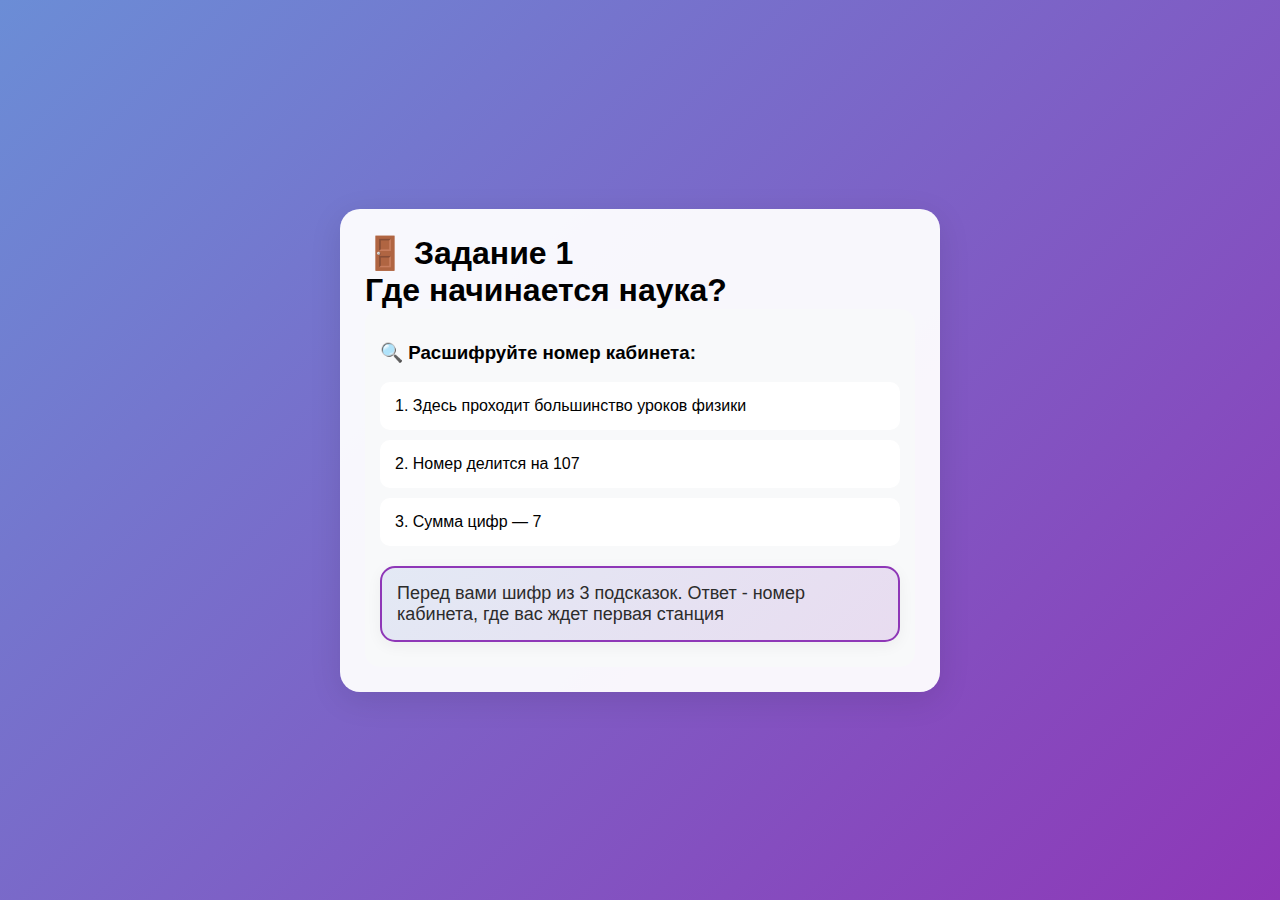
<file: index.html>
<!DOCTYPE html>
<html lang="en">
<head>
    <meta charset="UTF-8">
    <meta name="viewport" content="width=device-width, initial-scale=1.0">
    <title>station №1</title>
    <link rel="stylesheet" href="style.css">
    <link rel="icon" href="emblem.jpg" type="image/jpg">
</head>
<body>
    <div class="center">
        <h1 class="station-title">
             🚪  Задание 1
            <br>Где начинается наука?
        </h1>

        <div class="task">
            <h3>🔍 Расшифруйте номер кабинета:</h3>
            <ul class="hints">
                <li>1. Здесь проходит большинство уроков физики</li>
                <li>2. Номер делится на 107</li>
                <li>3. Сумма цифр — 7</li>
            </ul>
            <div class="plot"> 
                <p >Перед вами шифр из 3 подсказок. Ответ - номер кабинета, где вас ждет первая станция</p>

            </div>
            
        </div>
 
</body>
</html>
</file>
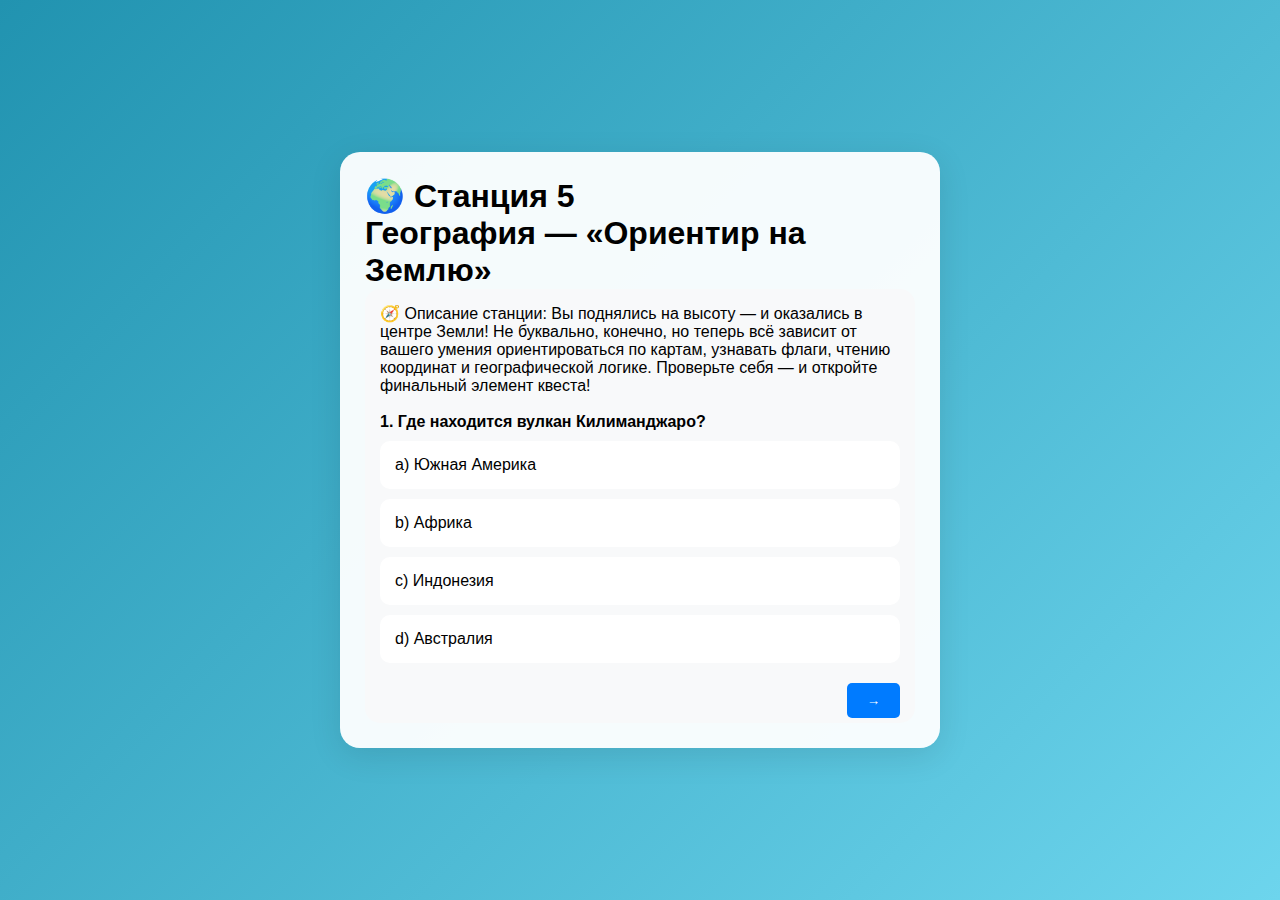
<file: 13station№5.html>
<!DOCTYPE html>
<html lang="ru">
<head>
  <meta charset="UTF-8" />
  <meta name="viewport" content="width=device-width, initial-scale=1.0" />
  <title>Станция 5: География</title>
  <link rel="stylesheet" href="style.css" />
  <link rel="icon" href="emblem.jpg" type="image/jpg" />

</head>
<body style="background: linear-gradient(135deg, #2193b0, #6dd5ed);">
  <div class="center">
    <h1 class="station-title">🌍 Станция 5
        <br>География — «Ориентир на Землю»
    </h1>
    <div class="task">

        <p>
            🧭 Описание станции:
            Вы поднялись на высоту — и оказались в центре Земли! Не буквально, конечно, но теперь всё зависит от вашего умения ориентироваться по картам, узнавать флаги, чтению координат и географической логике. Проверьте себя — и откройте финальный элемент квеста!
            
        </p>
 
        <div class="hint1" id="hint1">
            <h4>1. Где находится вулкан Килиманджаро?</h4>
            <ul>
              <li>a) Южная Америка</li>
              <li>b) Африка</li>
              <li>c) Индонезия</li>
              <li>d) Австралия</li>
            </ul>
            <div class="buttons">
              <span></span>  
              <button class="btn-next" onclick="nextQuestion()">→</button>
            </div>
          </div>
          
          <div class="hint1" id="hint2" style="display:none;">
            <h4>2. Какая страна находится к востоку от Каспийского моря и известна своими пустынями?</h4>
            <ul>
              <li>a) Казахстан</li>
              <li>b) Туркменистан</li>
              <li>c) Индонезия</li>
              <li>d) Австралия</li>
            </ul>
            <div class="buttons">
              <button class="btn-prev" onclick="previousQuestion()">←</button>
              <button class="btn-next" onclick="nextQuestion()">→</button>
            </div>
          </div>
          
          <div class="hint1" id="hint3" style="display:none;">
            <h4>3. Определите по координатам, что за объект:</h4>
            <p style="margin-top: 1.5vh;">📍Координаты: 27°59′17″ с. ш. 86°55′31″ в. д.</p>
            <ul>
              <li>a) Эверест</li>
              <li>b) Килиманджаро</li>
              <li>c) Маунт-Фудзи</li>
              <li>d) Гора Какапо</li>
            </ul>
            <div class="buttons">
              <button class="btn-prev" onclick="previousQuestion()">←</button>
              <span></span>  
            </div>
          </div>
    </div>
 
 
          
    </div>
    <script src="script.js"></script>
</body>
</html>
</file>
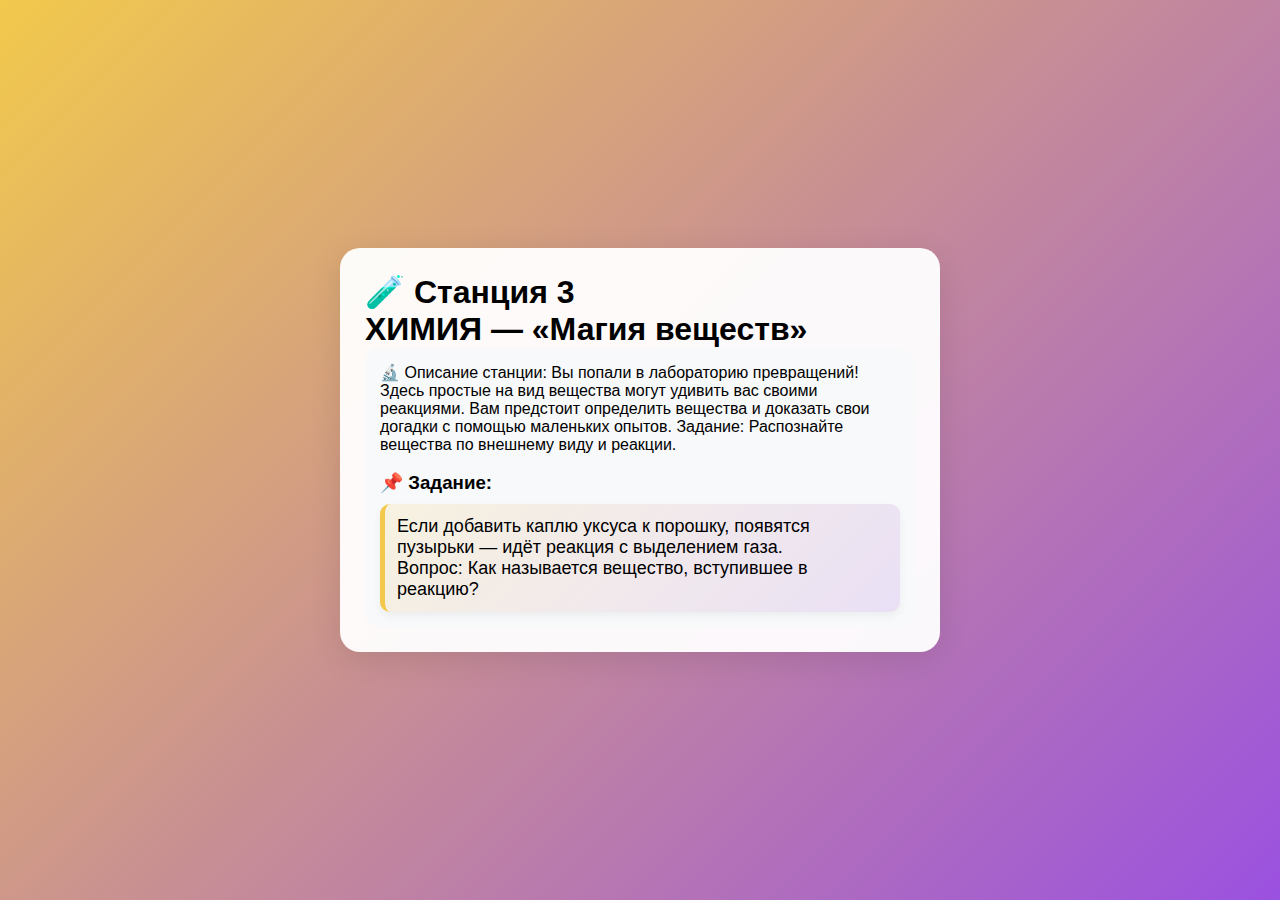
<file: 16station№3.html>
<!DOCTYPE html>
<html lang="ru">
<head>
  <meta charset="UTF-8" />
  <meta name="viewport" content="width=device-width, initial-scale=1.0" />
  <title>Станция 3: Химия</title>
  <link rel="stylesheet" href="style.css" />
  <link rel="icon" href="emblem.jpg" type="image/jpg" />

</head>
<body style="      background: linear-gradient(135deg, #f2c94c, #9b51e0);">
  <div class="center">
    <h1 class="station-title">🧪 Станция 3
        <br>ХИМИЯ — «Магия веществ»</h1>
    <div class="task">

      <p>
        🔬 Описание станции:
        Вы попали в лабораторию превращений! Здесь простые на вид вещества могут удивить вас своими реакциями. Вам предстоит определить вещества и доказать свои догадки с помощью маленьких опытов.
        Задание:
        Распознайте вещества по внешнему виду и реакции.
    </p>
 
 
    <h3>
        📌 Задание:
    </h3>
    <p class="zadacha">
        Если добавить каплю уксуса к порошку, появятся пузырьки — идёт реакция с выделением газа.
        <br>
        Вопрос: Как называется вещество, вступившее в реакцию?
    </p>
 
 
    

 
    </div>
  </div>
</body>
</html>
</file>
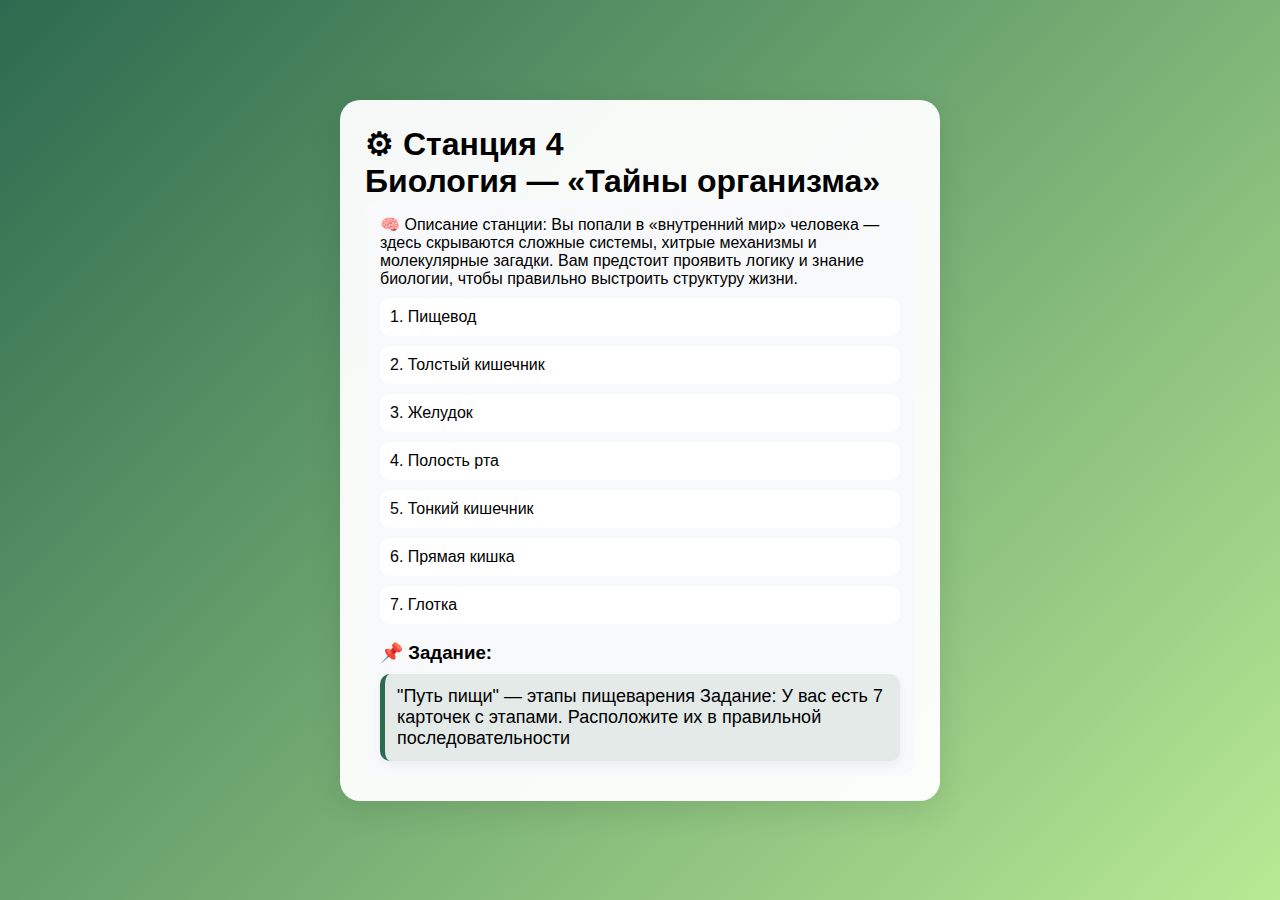
<file: 34station№4.html>
<!DOCTYPE html>
<html lang="ru">
<head>
  <meta charset="UTF-8" />
  <meta name="viewport" content="width=device-width, initial-scale=1.0" />
  <title>Станция 4: Биология</title>
  <link rel="stylesheet" href="style.css" />
  <link rel="icon" href="emblem.jpg" type="image/jpg" />

</head>
<body style="     background: linear-gradient(135deg, #2d6a4f, #b8e994);">
  <div class="center">
    <h1 class="station-title">⚙ Станция 4
        <br>Биология — «Тайны организма»
    </h1>
    <div class="task">

        <p>
            🧠 Описание станции:
            Вы попали в «внутренний мир» человека — здесь скрываются сложные системы, хитрые механизмы и молекулярные загадки. Вам предстоит проявить логику и знание биологии, чтобы правильно выстроить структуру жизни.
            
        </p>
 
        <ul class="hints1">
            <li>1. Пищевод</li>
            <li>2. Толстый кишечник</li>
            <li>3. Желудок</li>
            <li>4. Полость рта</li>
            <li>5. Тонкий кишечник</li>
            <li>6. Прямая кишка</li>
            <li>7. Глотка</li>
 
          </ul>
          <h3>
            📌 Задание:
        </h3>
        <p class="plot2">
            "Путь пищи" — этапы пищеварения
            Задание:
            У вас есть 7 карточек с этапами. Расположите их в правильной последовательности
            
        </p>
 
          
    </div>
  </div>
</body>
</html>
</file>
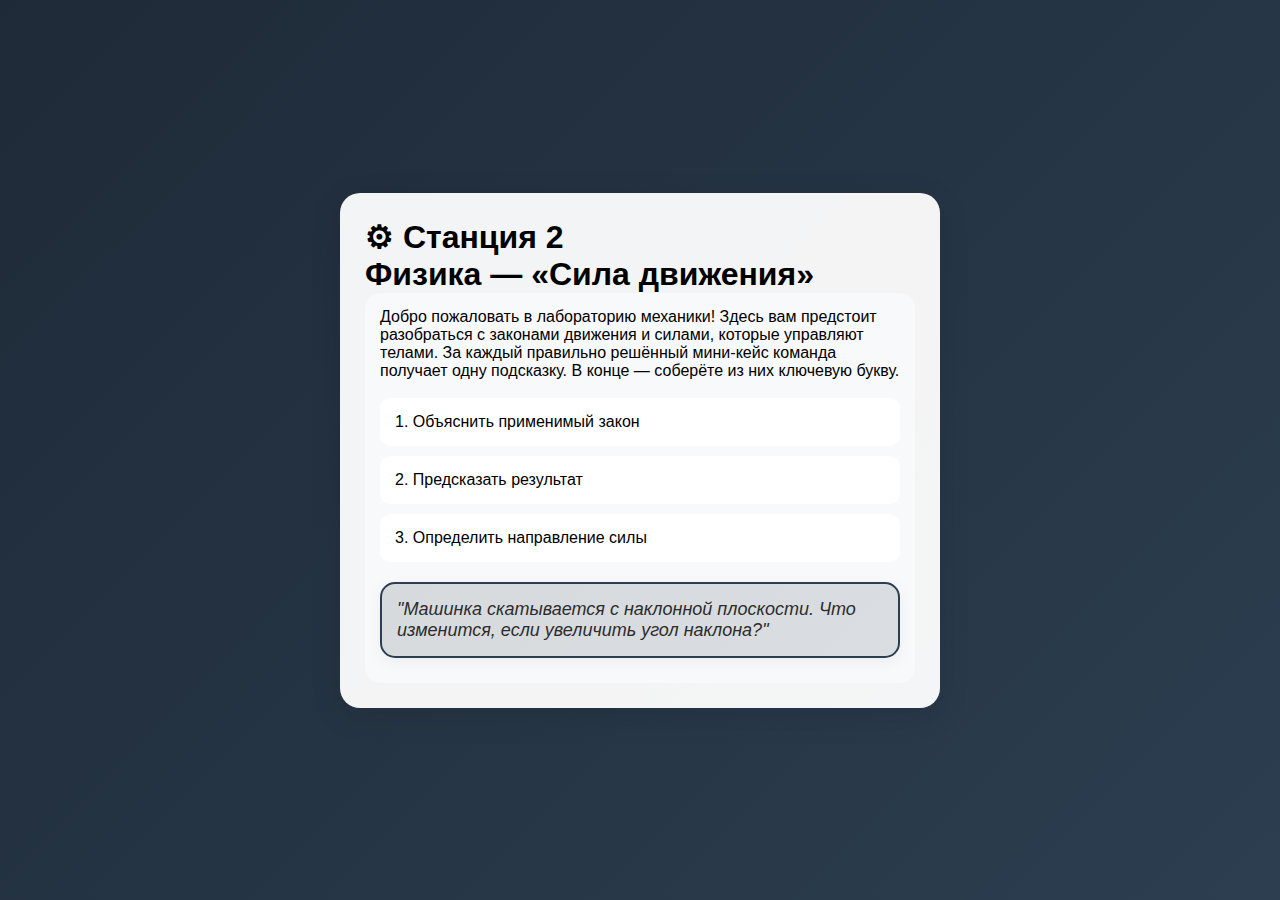
<file: 5station№2.html>
<!DOCTYPE html>
<html lang="ru">
<head>
  <meta charset="UTF-8" />
  <meta name="viewport" content="width=device-width, initial-scale=1.0" />
  <title>Станция 2: Физика</title>
  <link rel="stylesheet" href="style.css" />
  <link rel="icon" href="emblem.jpg" type="image/jpg" />

</head>
<body style="        background: linear-gradient(135deg, #1E2A38, #2C3E50);">
  <div class="center">
    <h1 class="station-title">⚙ Станция 2
        <br>Физика — «Сила движения»</h1>
    <div class="task">

      <p>
        Добро пожаловать в лабораторию механики! Здесь вам предстоит разобраться с законами движения и силами, которые управляют телами. За каждый правильно решённый мини-кейс команда получает одну подсказку. В конце — соберёте из них ключевую букву.
      </p>
 
        <ul class="hints">
            <li>1. Объяснить применимый закон</li>
            <li>2. Предсказать результат</li>
            <li>3. Определить направление силы</li>
          </ul>
 
 
 

          <div class="plot1">
            <p><em>"Машинка скатывается с наклонной плоскости. Что изменится, если увеличить угол наклона?"</em></p>
          </div>
          

 
    </div>
  </div>
</body>
</html>
</file>
<file: style.css>
* {
    margin: 0;
    padding: 0;
    box-sizing: border-box;
    font-family: 'Roboto', sans-serif;
}

body {
    background: linear-gradient(135deg, #6B8DD6, #8E37B7);
    min-height: 100vh;
    padding: 20px;
    display: flex;
     justify-content: center;
      align-items: center ;
      user-select: none; /* Запрещает выделение текста */
      -webkit-user-select: none;
      -moz-user-select: none;
      -ms-user-select: none;
}

.center{
    background: rgba(255, 255, 255, 0.95);
    border-radius: 20px;
    padding: 25px;
    box-shadow: 0 8px 32px rgba(0, 0, 0, 0.1);
    max-width: 600px;
    margin: 0 auto;
}
 
.task {
    background: #f8f9fa;
    border-radius: 15px;
    padding:15px;
    padding-bottom: 5px;
    margin:  0;
}
.hints{
    margin-top: 2vh;
}
.hint1{
    margin-top: 2vh;
}
li{
    background: #fff;
    margin: 10px 0;
    padding: 15px;
    border-radius: 10px;
    list-style-type: none;
}
.hints1 li{
    padding: 10px;
}

.plot {
    border: 2px solid #8E37B7;
    background: linear-gradient(135deg, rgba(107, 141, 214, 0.15), rgba(142, 55, 183, 0.15));
    padding: 15px;
    border-radius: 15px;
    margin: 20px 0;
    box-shadow: 0 4px 15px rgba(0, 0, 0, 0.05);
    font-size: 18px;
    font-weight: 500;
    color: #2c2c2c;
}
.plot1 {
    border: 2px solid #2C3E50;  
    background: linear-gradient(135deg, rgba(30, 42, 56, 0.15), rgba(44, 62, 80, 0.15));
    padding: 15px;
    border-radius: 15px;
    margin: 20px 0;
    box-shadow: 0 4px 15px rgba(0, 0, 0, 0.05);
    font-size: 18px;
    font-weight: 500;
    color: #2c2c2c;
}
 
.plot2{
    background: rgba(45, 106, 79, 0.1); 
    border-left: 5px solid #2d6a4f;  
    padding: 12px;
    margin: 10px 0;
    border-radius: 10px;
    box-shadow: 0 4px 10px rgba(0, 0, 0, 0.05);
    font-size: 18px;
    font-weight: 500;
}
.station-title {
    font-size: 2rem;  
}

h3{
    margin-top: 2vh ;
}
h4{ 
    margin-top: 1vh ;
}

.zadacha{
    background: linear-gradient(135deg, rgba(242, 201, 76, 0.15), rgba(155, 81, 224, 0.15));
    border-left: 5px solid #f2c94c;
    padding: 12px;
    margin: 10px 0;
    border-radius: 10px;
    box-shadow: 0 4px 10px rgba(0, 0, 0, 0.05);
    font-size: 18px;
    font-weight: 500;
}


button {
    background-color: #007BFF;
    color: white;
    padding: 10px 20px;
    border: none;
    border-radius: 5px;
    cursor: pointer;
}

button:hover {
    background-color: #0056b3;
}

button:focus {
    outline: none;
}

.buttons {
    display: flex;
    justify-content: space-between; /* Располагает кнопки по сторонам */
    margin-top: 20px;
}

@media (max-width: 600px) {
    .station-title {
        font-size: 1.4rem;  
    }
}
</file>
